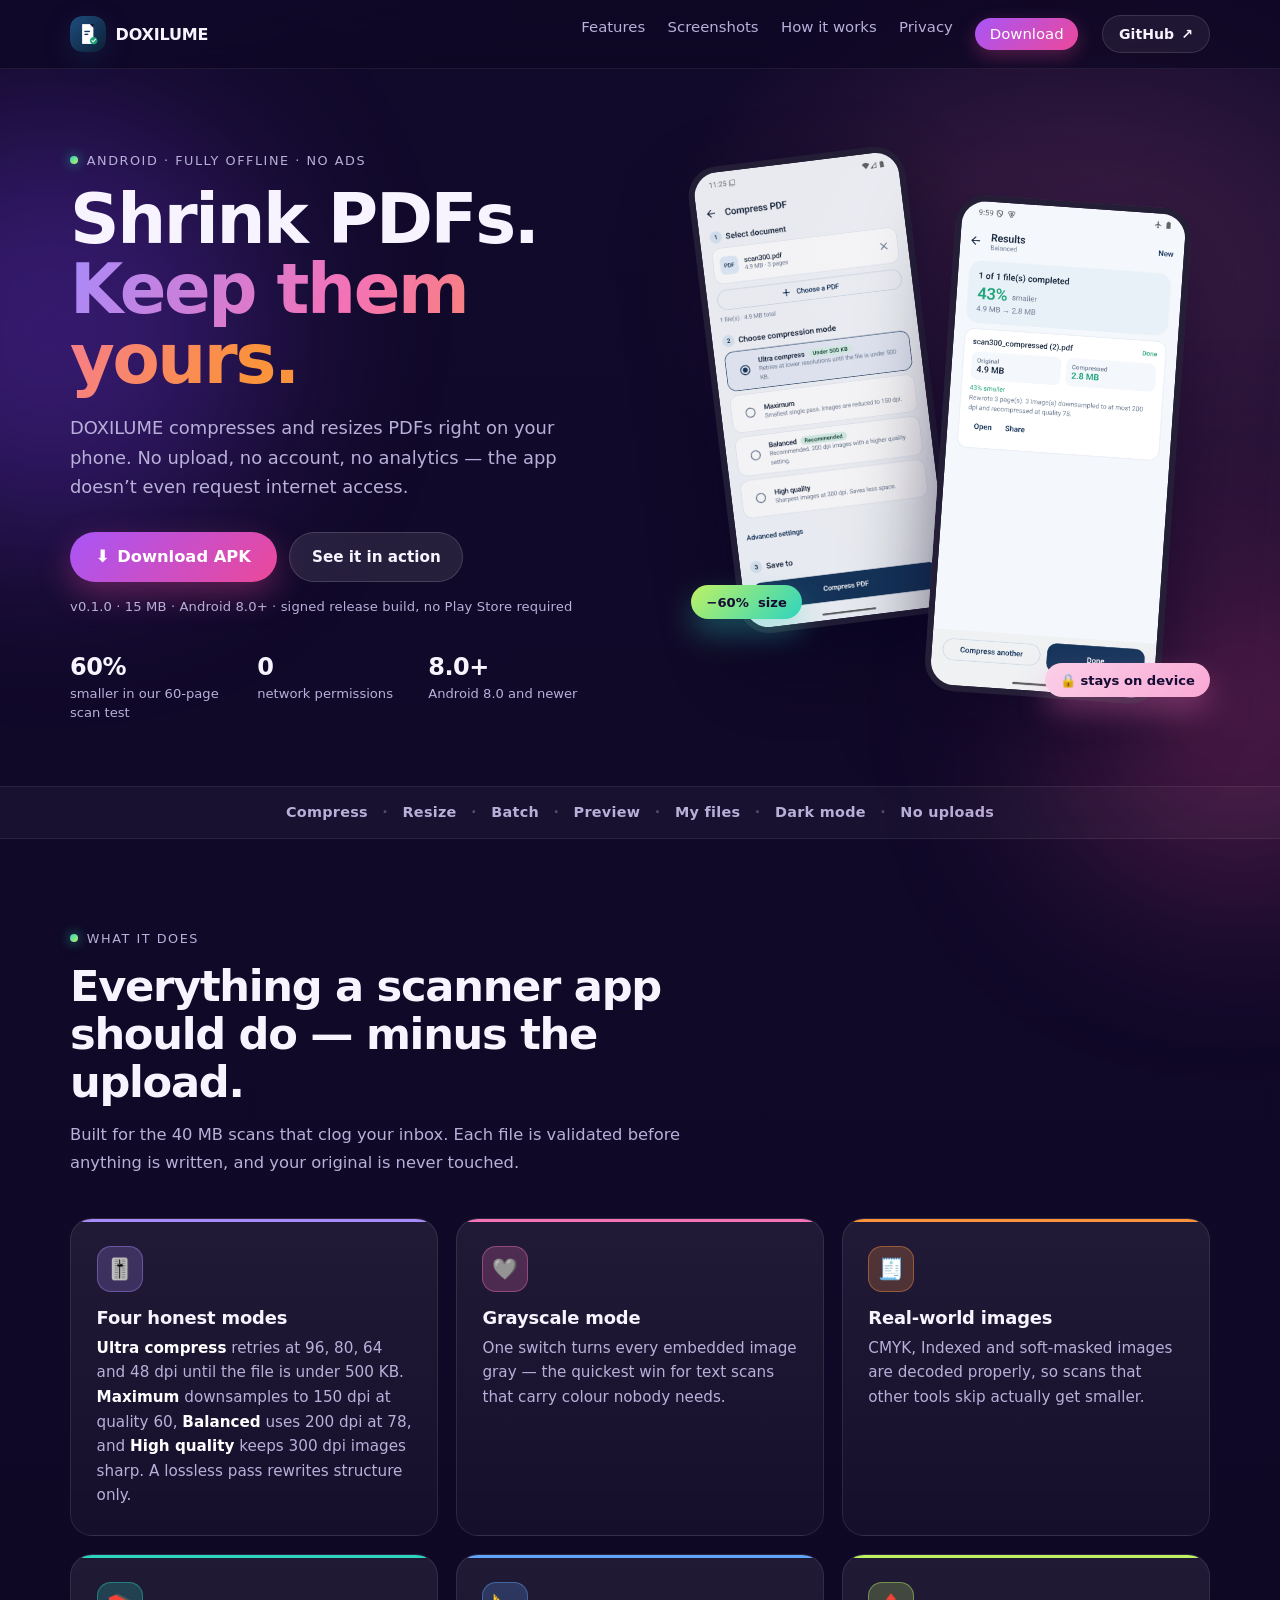
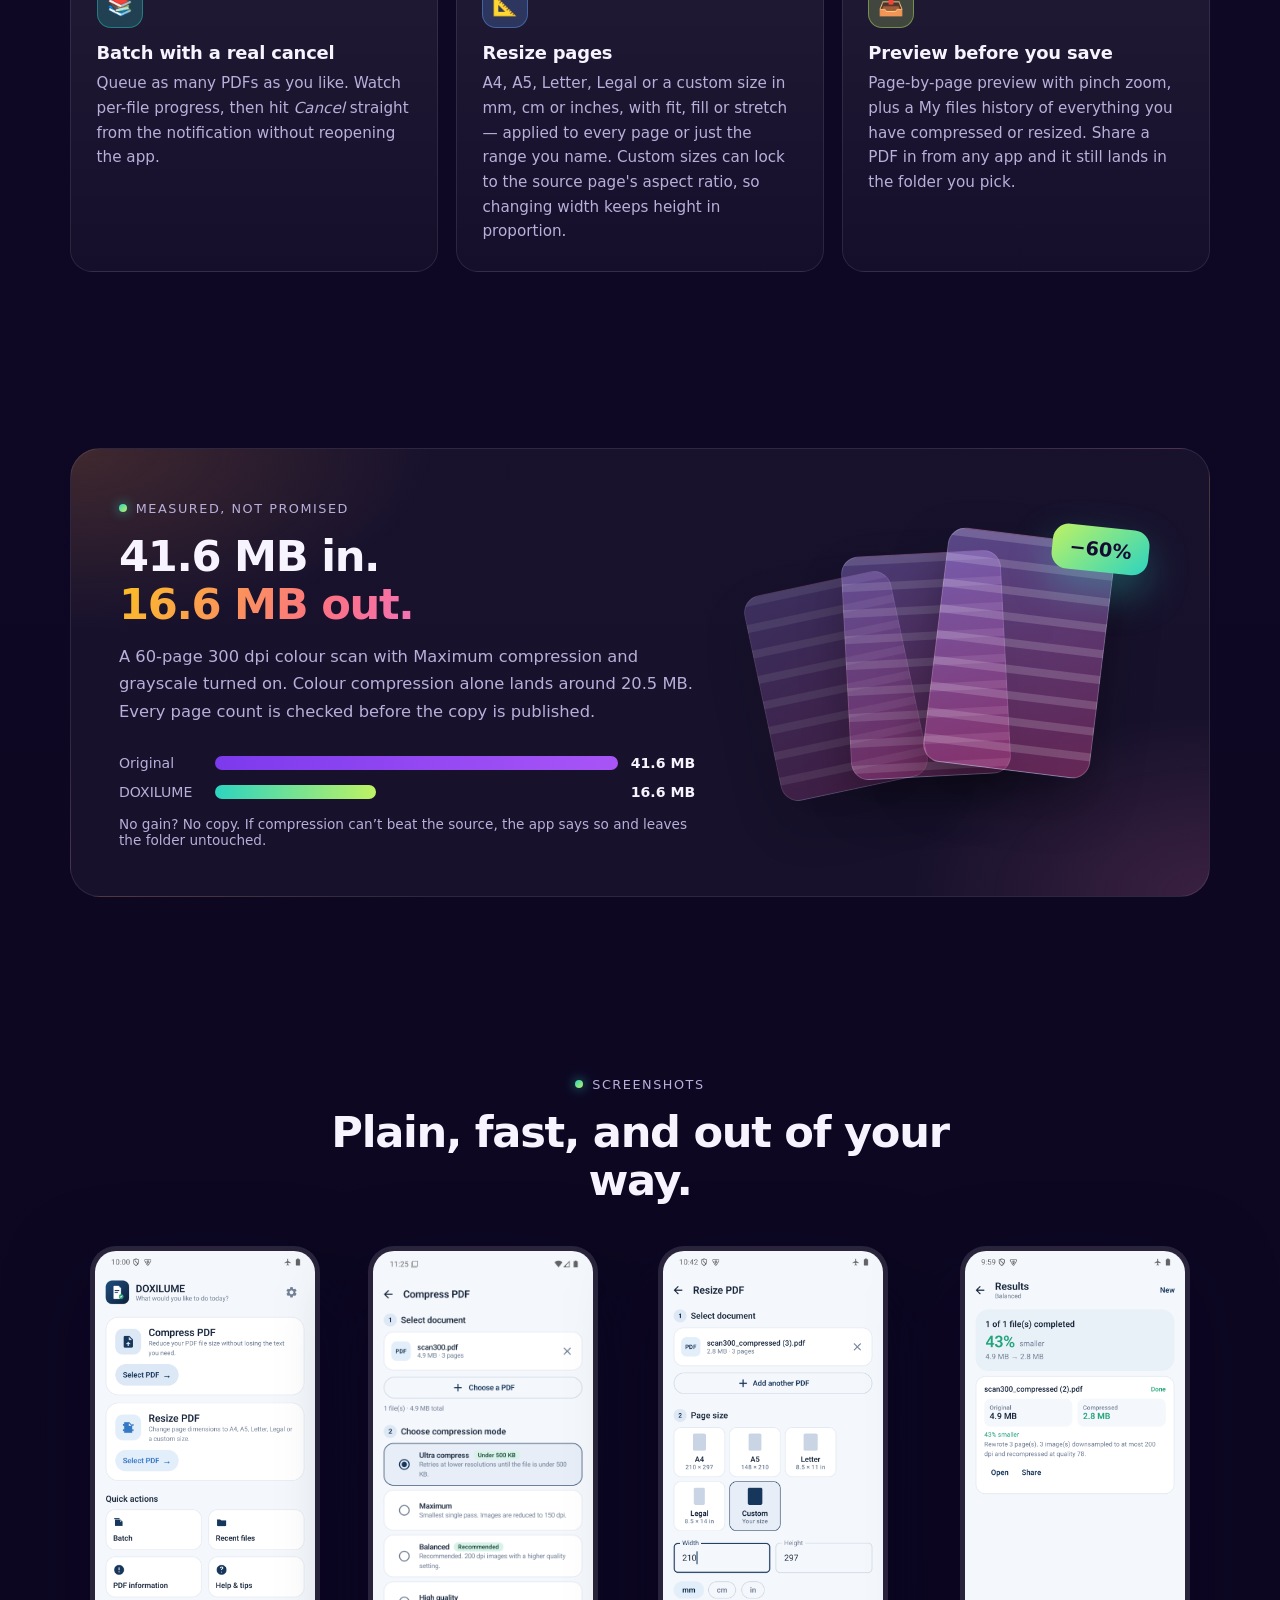
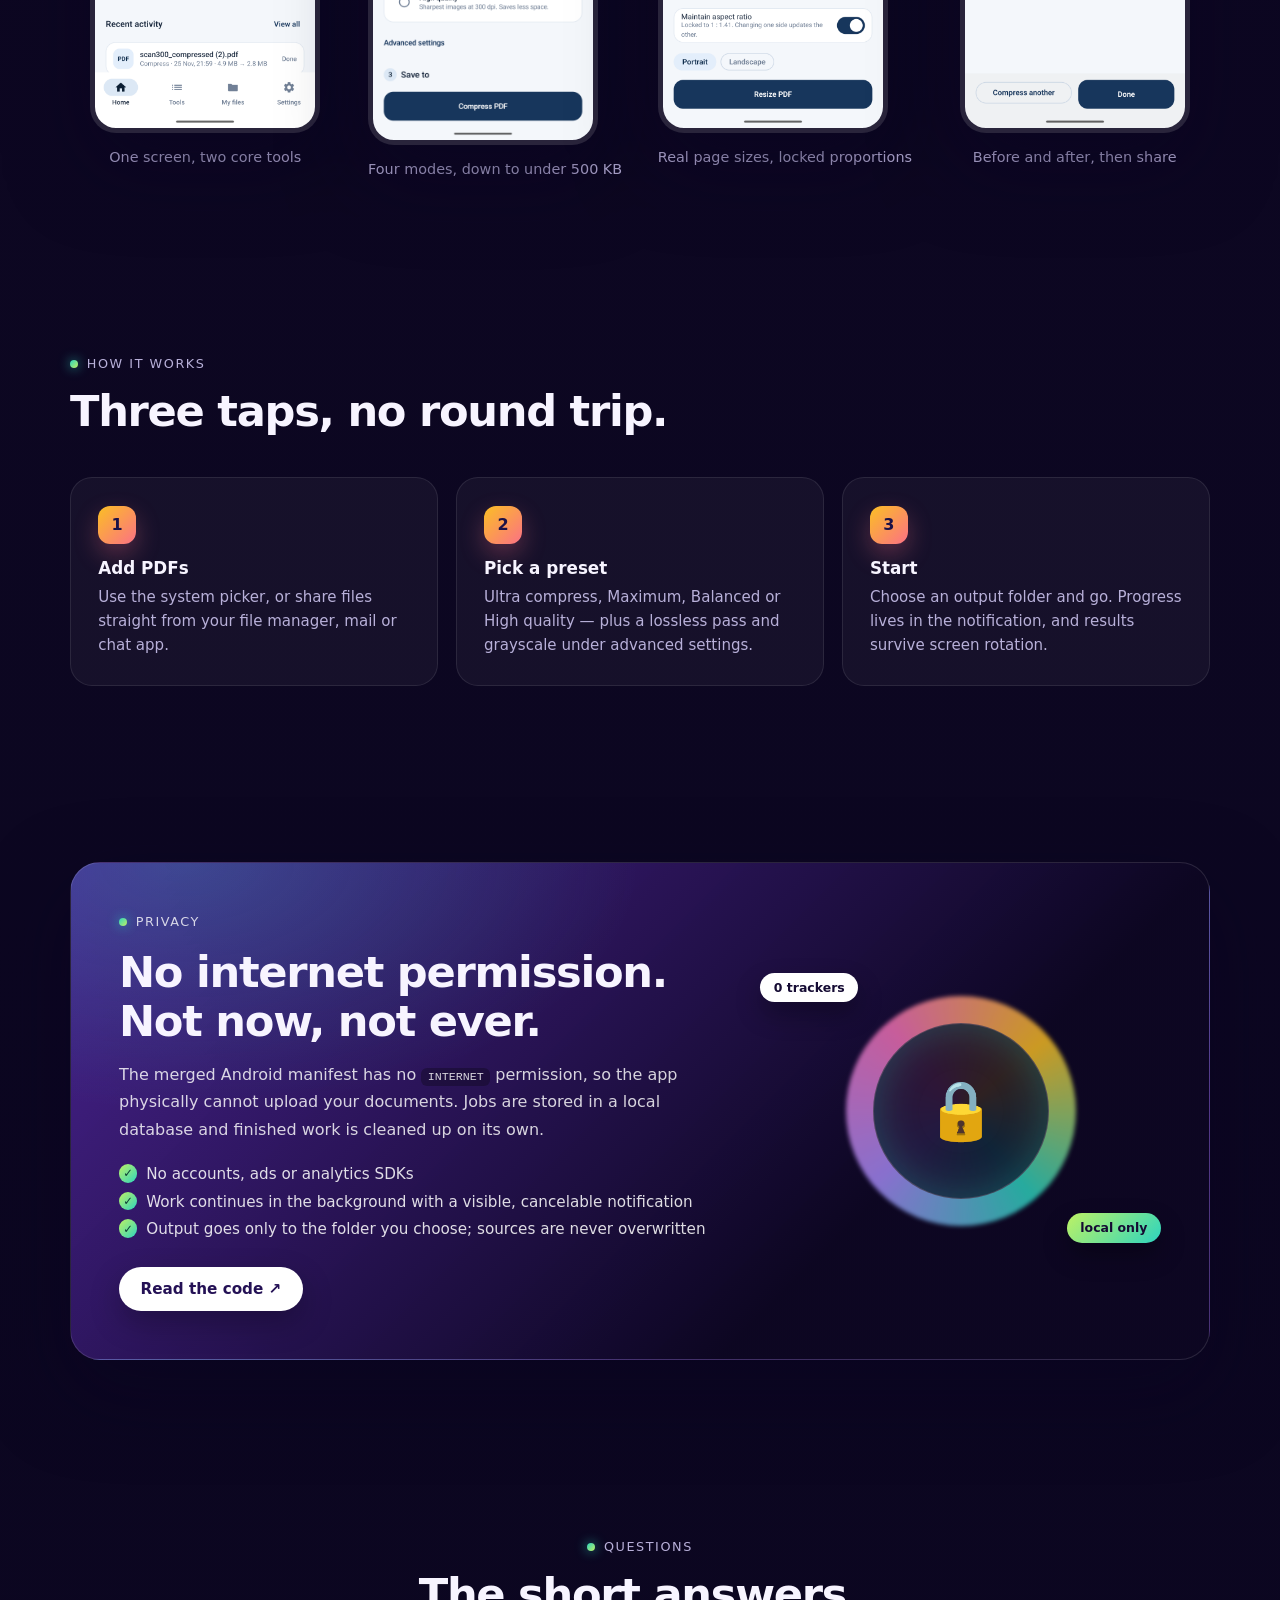
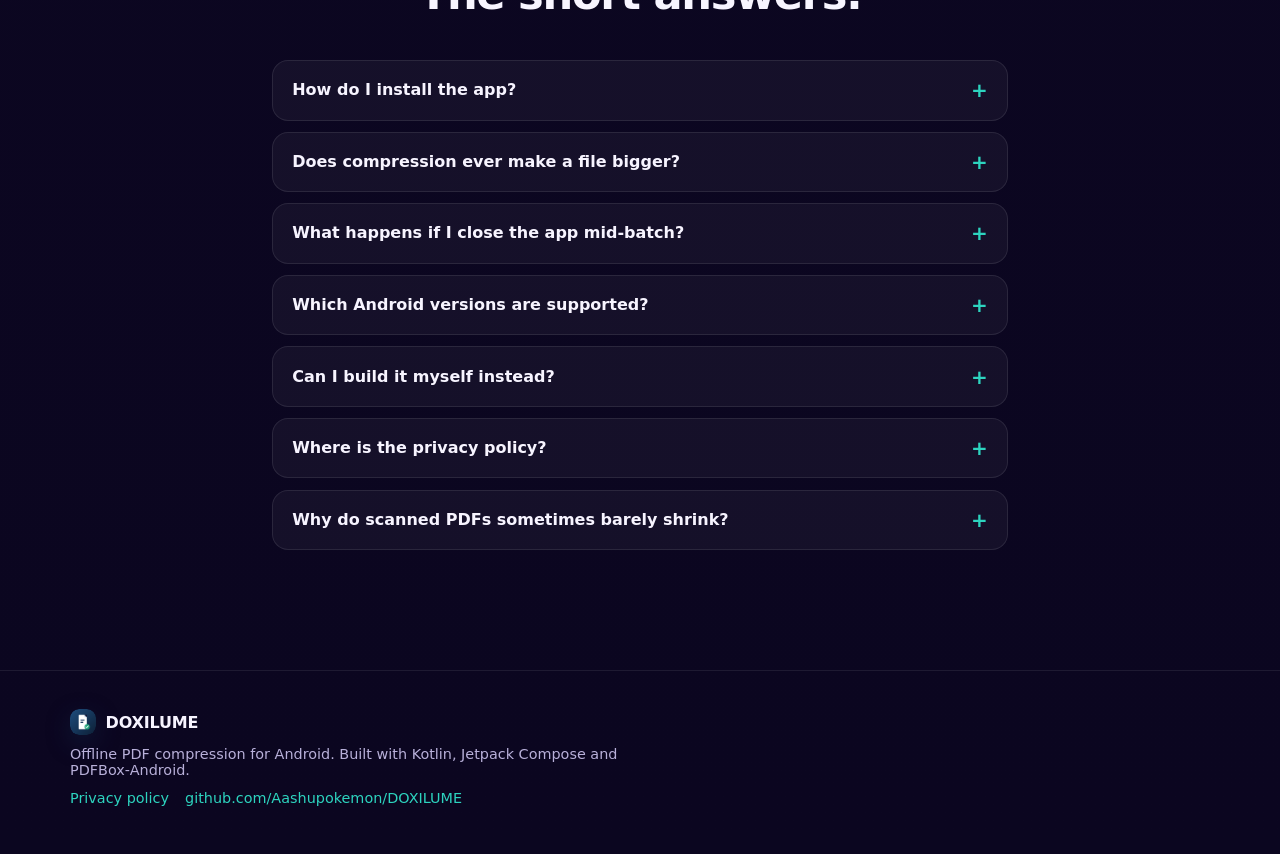
<file: index.html>
<!DOCTYPE html>
<html lang="en">
<head>
<meta charset="utf-8">
<meta name="viewport" content="width=device-width, initial-scale=1">
<title>DOXILUME — offline PDF compression for Android</title>
<meta name="description" content="DOXILUME shrinks and resizes PDFs on your phone. No uploads, no accounts, no internet permission. Batch compression, cancel from the notification, grayscale mode.">
<meta name="theme-color" content="#1b1147">
<meta property="og:title" content="DOXILUME — offline PDF compression for Android">
<meta property="og:description" content="Shrink PDFs without uploading them. Batch, cancel, resize, grayscale — entirely on device.">
<meta property="og:type" content="website">
<meta property="og:url" content="https://aashupokemon.github.io/DOXILUME/">
<meta property="og:site_name" content="DOXILUME">
<meta property="og:image" content="https://aashupokemon.github.io/DOXILUME/shots/og-image.png">
<meta property="og:image:secure_url" content="https://aashupokemon.github.io/DOXILUME/shots/og-image.png">
<meta property="og:image:type" content="image/png">
<meta property="og:image:width" content="1200">
<meta property="og:image:height" content="630">
<meta property="og:image:alt" content="DOXILUME app icon and wordmark on a navy background, tagline Documents. Simplified.">
<meta name="twitter:card" content="summary_large_image">
<meta name="twitter:title" content="DOXILUME — offline PDF compression for Android">
<meta name="twitter:description" content="Shrink PDFs without uploading them. Batch, cancel, resize, grayscale — entirely on device.">
<meta name="twitter:image" content="https://aashupokemon.github.io/DOXILUME/shots/og-image.png">
<link rel="icon" href="favicon.svg" type="image/svg+xml">
<link rel="stylesheet" href="styles.css">
</head>
<body>

<div class="glow glow-a" aria-hidden="true"></div>
<div class="glow glow-b" aria-hidden="true"></div>

<header class="site-header">
  <div class="wrap header-inner">
    <a class="brand" href="#top">
      <span class="brand-mark" aria-hidden="true">
        <img src="shots/app-icon-512.png" alt="" width="36" height="36">
      </span>
      <span class="brand-name">DOXILUME</span>
    </a>
    <nav class="site-nav" aria-label="Main">
      <a href="#features">Features</a>
      <a href="#screens">Screenshots</a>
      <a href="#how">How it works</a>
      <a href="#privacy">Privacy</a>
      <a class="nav-dl" href="downloads/DOXILUME-0.1.0.apk" download>Download</a>
    </nav>
    <a class="btn btn-ghost" href="https://github.com/Aashupokemon/DOXILUME" target="_blank" rel="noopener">
      GitHub <span aria-hidden="true">↗</span>
    </a>
  </div>
</header>

<main id="top">

  <!-- Hero -->
  <section class="hero wrap">
    <div class="hero-copy">
      <p class="eyebrow"><span class="dot"></span> Android · fully offline · no ads</p>
      <h1>Shrink PDFs.<br><span class="grad">Keep them yours.</span></h1>
      <p class="lede">
        DOXILUME compresses and resizes PDFs right on your phone. No upload, no account,
        no analytics — the app doesn’t even request internet access.
      </p>
      <div class="hero-actions">
        <a class="btn btn-primary btn-download" href="downloads/DOXILUME-0.1.0.apk" download>
          <span aria-hidden="true">⬇</span> Download APK
        </a>
        <a class="btn btn-soft" href="#screens">See it in action</a>
      </div>
      <p class="dl-meta">v0.1.0 · 15 MB · Android 8.0+ · signed release build, no Play Store required</p>
      <dl class="stats">
        <div>
          <dt>60%</dt>
          <dd>smaller in our 60-page scan test</dd>
        </div>
        <div>
          <dt>0</dt>
          <dd>network permissions</dd>
        </div>
        <div>
          <dt>8.0+</dt>
          <dd>Android 8.0 and newer</dd>
        </div>
      </dl>
    </div>

    <div class="hero-art" aria-hidden="true">
      <div class="phone phone-back">
        <img src="shots/setup.png" alt="">
      </div>
      <div class="phone phone-front">
        <img src="shots/results.png" alt="">
      </div>
      <div class="chip chip-1">−60% &nbsp;size</div>
      <div class="chip chip-2">🔒 stays on device</div>
    </div>
  </section>

  <!-- Feature strip -->
  <section class="strip">
    <div class="wrap strip-inner">
      <span>Compress</span><span>·</span><span>Resize</span><span>·</span><span>Batch</span><span>·</span>
      <span>Preview</span><span>·</span><span>My files</span><span>·</span><span>Dark mode</span><span>·</span><span>No uploads</span>
    </div>
  </section>

  <!-- Features -->
  <section id="features" class="wrap section">
    <header class="section-head">
      <p class="eyebrow"><span class="dot"></span> What it does</p>
      <h2>Everything a scanner app should do — minus the upload.</h2>
      <p class="section-sub">Built for the 40&nbsp;MB scans that clog your inbox. Each file is validated before anything is written, and your original is never touched.</p>
    </header>

    <div class="cards">
      <article class="card c-violet">
        <div class="icon">🎚️</div>
        <h3>Four honest modes</h3>
        <p><strong>Ultra compress</strong> retries at 96, 80, 64 and 48&nbsp;dpi until the file is under 500&nbsp;KB. <strong>Maximum</strong> downsamples to 150&nbsp;dpi at quality 60, <strong>Balanced</strong> uses 200&nbsp;dpi at 78, and <strong>High quality</strong> keeps 300&nbsp;dpi images sharp. A lossless pass rewrites structure only.</p>
      </article>

      <article class="card c-pink">
        <div class="icon">🩶</div>
        <h3>Grayscale mode</h3>
        <p>One switch turns every embedded image gray — the quickest win for text scans that carry colour nobody needs.</p>
      </article>

      <article class="card c-orange">
        <div class="icon">🧾</div>
        <h3>Real-world images</h3>
        <p>CMYK, Indexed and soft-masked images are decoded properly, so scans that other tools skip actually get smaller.</p>
      </article>

      <article class="card c-teal">
        <div class="icon">📚</div>
        <h3>Batch with a real cancel</h3>
        <p>Queue as many PDFs as you like. Watch per-file progress, then hit <em>Cancel</em> straight from the notification without reopening the app.</p>
      </article>

      <article class="card c-blue">
        <div class="icon">📐</div>
        <h3>Resize pages</h3>
        <p>A4, A5, Letter, Legal or a custom size in mm, cm or inches, with fit, fill or stretch — applied to every page or just the range you name. Custom sizes can lock to the source page's aspect ratio, so changing width keeps height in proportion.</p>
      </article>

      <article class="card c-lime">
        <div class="icon">📤</div>
        <h3>Preview before you save</h3>
        <p>Page-by-page preview with pinch zoom, plus a My files history of everything you have compressed or resized. Share a PDF in from any app and it still lands in the folder you pick.</p>
      </article>
    </div>
  </section>

  <!-- Before / after -->
  <section class="wrap section">
    <div class="compare">
      <div class="compare-copy">
        <p class="eyebrow"><span class="dot"></span> Measured, not promised</p>
        <h2>41.6&nbsp;MB in.<br><span class="grad-warm">16.6&nbsp;MB out.</span></h2>
        <p class="section-sub">
          A 60-page 300&nbsp;dpi colour scan with Maximum compression and grayscale turned on.
          Colour compression alone lands around 20.5&nbsp;MB. Every page count is checked before the copy is published.
        </p>
        <div class="bars" role="img" aria-label="Input 41.6 megabytes, output 16.6 megabytes">
          <div class="bar-row"><span class="bar-label">Original</span><span class="bar bar-in"></span><span class="bar-val">41.6 MB</span></div>
          <div class="bar-row"><span class="bar-label">DOXILUME</span><span class="bar bar-out"></span><span class="bar-val">16.6 MB</span></div>
        </div>
        <p class="fineprint">No gain? No copy. If compression can’t beat the source, the app says so and leaves the folder untouched.</p>
      </div>
      <div class="compare-art" aria-hidden="true">
        <div class="badge">−60%</div>
        <div class="sheet sheet-a"></div>
        <div class="sheet sheet-b"></div>
        <div class="sheet sheet-c"></div>
      </div>
    </div>
  </section>

  <!-- Screenshots -->
  <section id="screens" class="wrap section">
    <header class="section-head center">
      <p class="eyebrow"><span class="dot"></span> Screenshots</p>
      <h2>Plain, fast, and out of your way.</h2>
    </header>
    <div class="shots">
      <figure>
        <div class="phone small"><img src="shots/home.png" alt="DOXILUME home screen with Compress PDF and Resize PDF cards, quick actions and recent activity"></div>
        <figcaption>One screen, two core tools</figcaption>
      </figure>
      <figure>
        <div class="phone small"><img src="shots/setup.png" alt="Compress PDF screen with Ultra compress, Maximum, Balanced and High quality modes"></div>
        <figcaption>Four modes, down to under 500 KB</figcaption>
      </figure>
      <figure>
        <div class="phone small"><img src="shots/resize.png" alt="Resize PDF screen with A4, A5, Letter, Legal and a custom size locked to a 1:1.41 aspect ratio"></div>
        <figcaption>Real page sizes, locked proportions</figcaption>
      </figure>
      <figure>
        <div class="phone small"><img src="shots/results.png" alt="Results screen showing original and compressed sizes with 43 percent smaller"></div>
        <figcaption>Before and after, then share</figcaption>
      </figure>
    </div>
  </section>

  <!-- How it works -->
  <section id="how" class="wrap section">
    <header class="section-head">
      <p class="eyebrow"><span class="dot"></span> How it works</p>
      <h2>Three taps, no round trip.</h2>
    </header>
    <ol class="steps">
      <li>
        <span class="step-num">1</span>
        <h3>Add PDFs</h3>
        <p>Use the system picker, or share files straight from your file manager, mail or chat app.</p>
      </li>
      <li>
        <span class="step-num">2</span>
        <h3>Pick a preset</h3>
        <p>Ultra compress, Maximum, Balanced or High quality — plus a lossless pass and grayscale under advanced settings.</p>
      </li>
      <li>
        <span class="step-num">3</span>
        <h3>Start</h3>
        <p>Choose an output folder and go. Progress lives in the notification, and results survive screen rotation.</p>
      </li>
    </ol>
  </section>

  <!-- Privacy -->
  <section id="privacy" class="wrap section">
    <div class="privacy">
      <div class="privacy-copy">
        <p class="eyebrow light"><span class="dot"></span> Privacy</p>
        <h2>No internet permission.<br>Not now, not ever.</h2>
        <p>
          The merged Android manifest has no <code>INTERNET</code> permission, so the app
          physically cannot upload your documents. Jobs are stored in a local database and
          finished work is cleaned up on its own.
        </p>
        <ul class="checks">
          <li>No accounts, ads or analytics SDKs</li>
          <li>Work continues in the background with a visible, cancelable notification</li>
          <li>Output goes only to the folder you choose; sources are never overwritten</li>
        </ul>
        <a class="btn btn-light" href="https://github.com/Aashupokemon/DOXILUME" target="_blank" rel="noopener">Read the code ↗</a>
      </div>
      <div class="shield" aria-hidden="true">
        <div class="shield-ring"></div>
        <div class="shield-core">🔒</div>
        <span class="pill p1">0 trackers</span>
        <span class="pill p2">local only</span>
      </div>
    </div>
  </section>

  <!-- FAQ -->
  <section class="wrap section">
    <header class="section-head center">
      <p class="eyebrow"><span class="dot"></span> Questions</p>
      <h2>The short answers.</h2>
    </header>
    <div class="faq">
      <details>
        <summary>How do I install the app?</summary>
        <p>Grab the signed release build: <a href="downloads/DOXILUME-0.1.0.apk" download><strong>DOXILUME-0.1.0.apk</strong></a> (15&nbsp;MB, Android 8.0+). Open the download on your phone, allow installs from your browser or file manager when Android asks, and tap <em>Install</em>. Play Protect may offer to scan the file first — that is normal for an app that doesn’t come from the Play Store. If you installed an earlier 0.1.0 build it used a placeholder package name (<code>com.example.doxilume</code>); uninstall it first, because Android treats the renamed package (<code>com.doxilume.app</code>) as a separate app and its history does not carry over.</p>
      </details>
      <details>
        <summary>Does compression ever make a file bigger?</summary>
        <p>No. If the recompressed copy isn’t smaller, nothing is written and the file is reported as “No gain”. Resizing is the one exception — it publishes a new page size even when the file grows.</p>
      </details>
      <details>
        <summary>What happens if I close the app mid-batch?</summary>
        <p>The job is a WorkManager task recorded in a local database. It keeps running, shows progress in the notification, and is restored when you come back — even after a force stop.</p>
      </details>
      <details>
        <summary>Which Android versions are supported?</summary>
        <p>Android 8.0 (API 26) and newer. Files are read and written through the Storage Access Framework, so no storage permission is needed.</p>
      </details>
      <details>
        <summary>Can I build it myself instead?</summary>
        <p>This repository hosts the landing page and the signed APK; the Android project itself is not published here. The APK on this page is a signed release build targeting Android 16, and the app’s privacy policy describes exactly what it does with your files.</p>
      </details>
      <details>
        <summary>Where is the privacy policy?</summary>
        <p>The full policy lives at <a href="privacy.html">privacy.html</a> and is also available inside the app under <em>Privacy policy</em> on the home screen, so it reads without a connection.</p>
      </details>
      <details>
        <summary>Why do scanned PDFs sometimes barely shrink?</summary>
        <p>Some scans are already JPEG-compressed at low resolution. The lossless pass only rewrites structure, and Maximum can’t beat a stream that is already efficient — the app tells you instead of pretending.</p>
      </details>
    </div>
  </section>

</main>

<footer class="site-footer">
  <div class="wrap footer-inner">
    <div class="brand">
      <span class="brand-mark small" aria-hidden="true">
        <img src="shots/app-icon-512.png" alt="" width="26" height="26">
      </span>
      <span class="brand-name">DOXILUME</span>
    </div>
    <p>Offline PDF compression for Android. Built with Kotlin, Jetpack Compose and PDFBox-Android.</p>
    <div class="footer-links">
      <a href="privacy.html">Privacy policy</a>
      <a href="https://github.com/Aashupokemon/DOXILUME" target="_blank" rel="noopener">github.com/Aashupokemon/DOXILUME</a>
    </div>
  </div>
</footer>

</body>
</html>
</file>
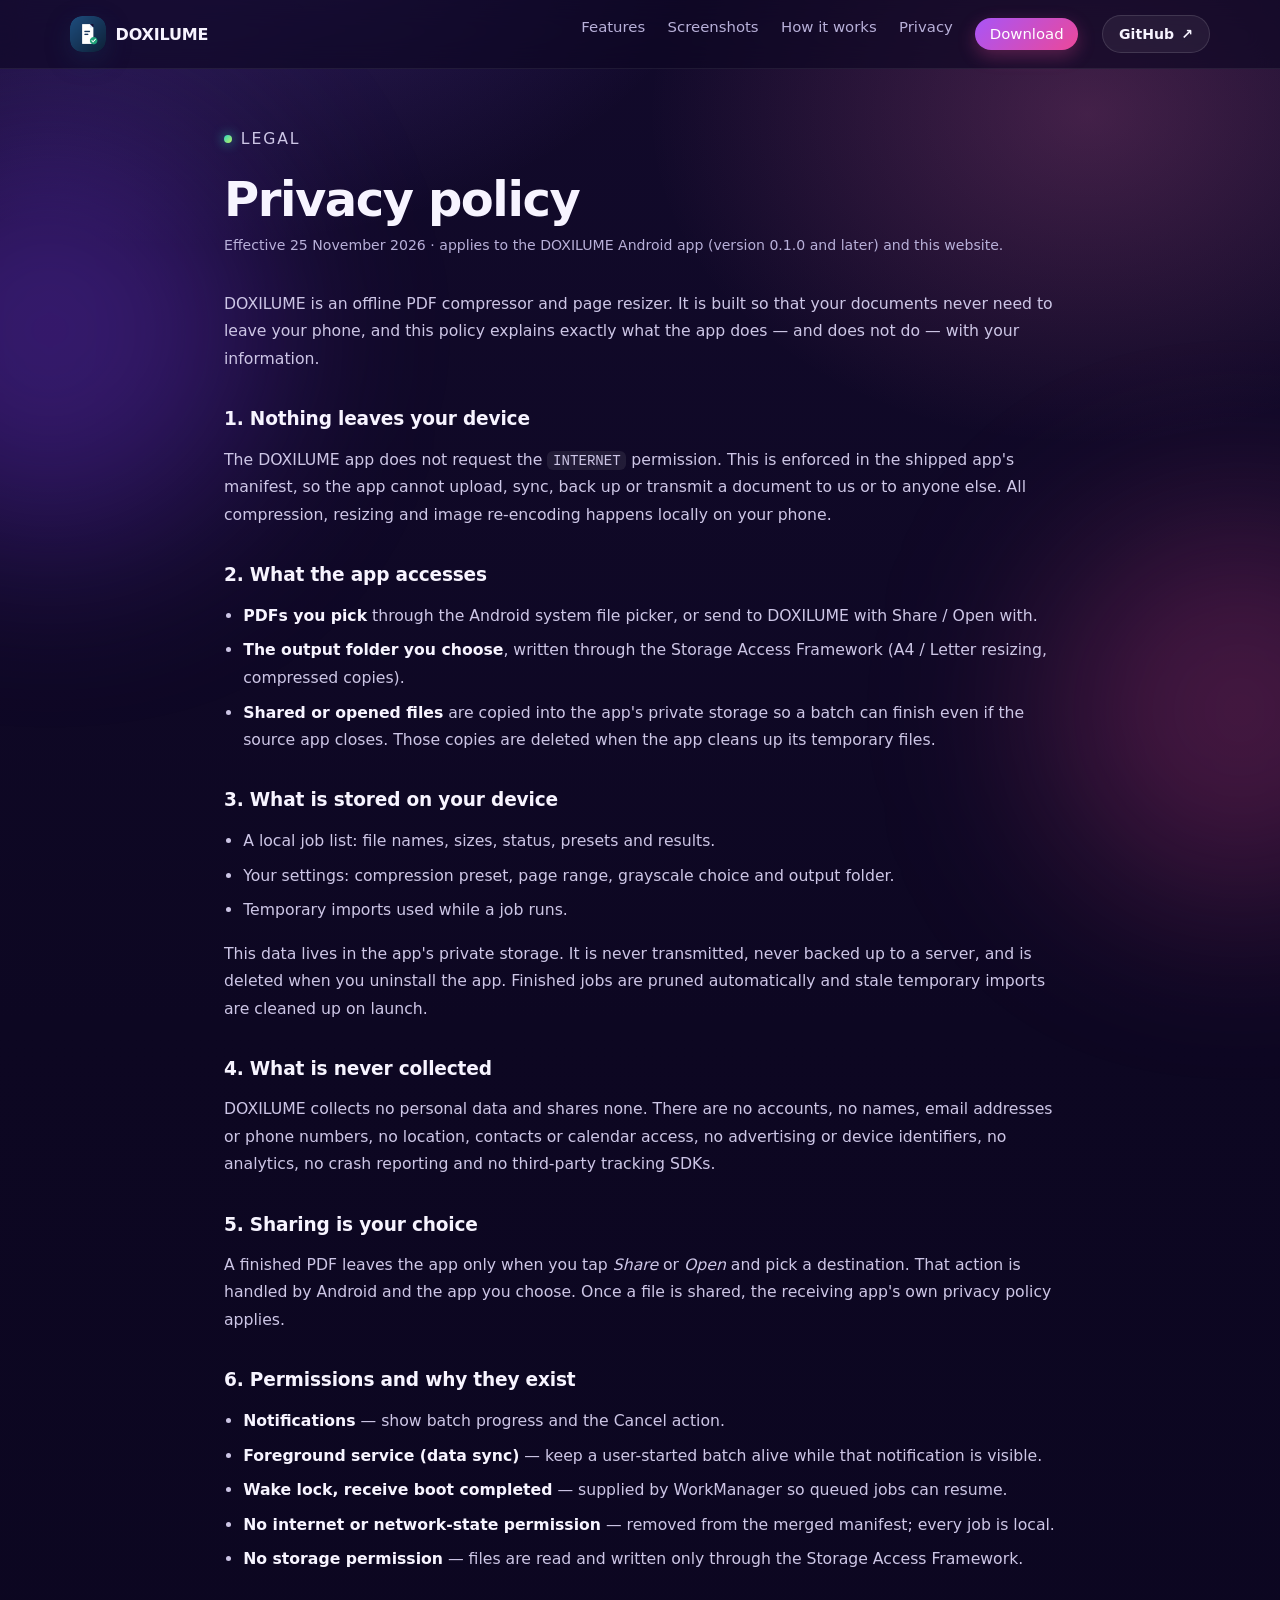
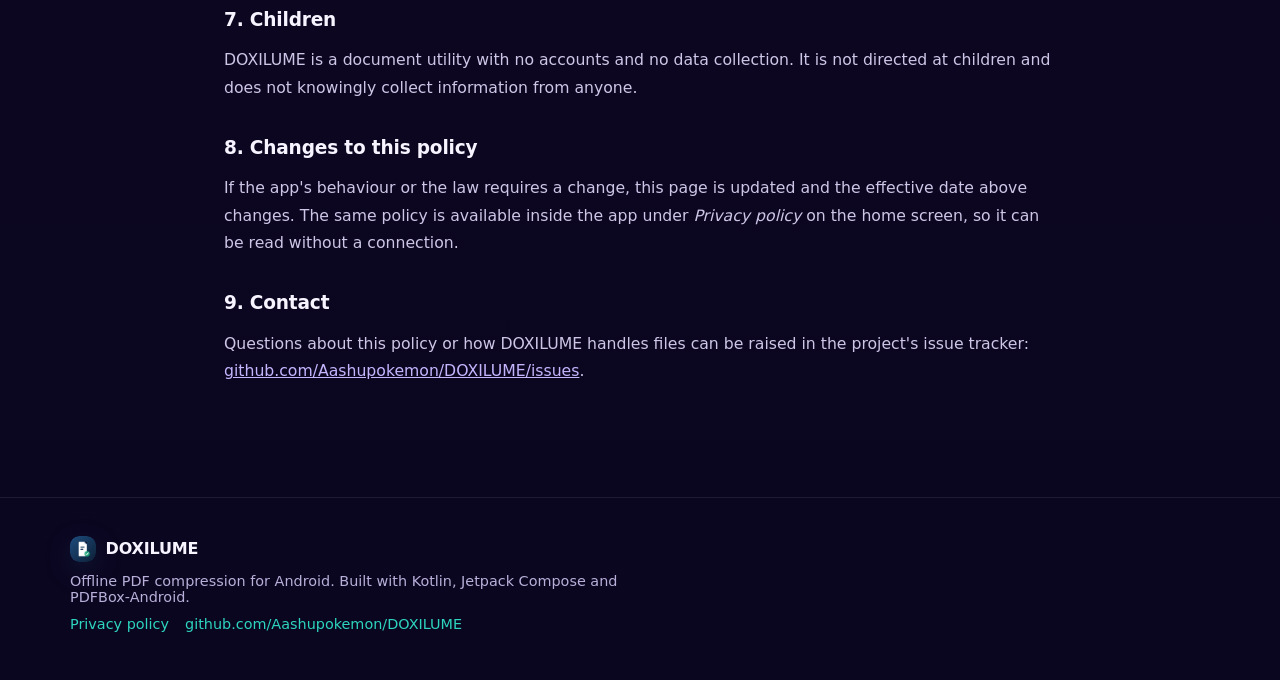
<file: privacy.html>
<!DOCTYPE html>
<html lang="en">
<head>
<meta charset="utf-8">
<meta name="viewport" content="width=device-width, initial-scale=1">
<title>Privacy policy — DOXILUME</title>
<meta name="description" content="DOXILUME privacy policy: offline PDF compression with no accounts, no analytics, no advertising and no internet permission.">
<meta name="theme-color" content="#1b1147">
<meta property="og:title" content="Privacy policy — DOXILUME">
<meta property="og:description" content="No uploads, no accounts, no internet permission. How DOXILUME handles your files.">
<meta property="og:type" content="website">
<link rel="icon" href="favicon.svg" type="image/svg+xml">
<link rel="stylesheet" href="styles.css">
</head>
<body>

<div class="glow glow-a" aria-hidden="true"></div>
<div class="glow glow-b" aria-hidden="true"></div>

<header class="site-header">
  <div class="wrap header-inner">
    <a class="brand" href="index.html">
      <span class="brand-mark" aria-hidden="true">
        <img src="shots/app-icon-512.png" alt="" width="36" height="36">
      </span>
      <span class="brand-name">DOXILUME</span>
    </a>
    <nav class="site-nav" aria-label="Main">
      <a href="index.html#features">Features</a>
      <a href="index.html#screens">Screenshots</a>
      <a href="index.html#how">How it works</a>
      <a href="index.html#privacy">Privacy</a>
      <a class="nav-dl" href="downloads/DOXILUME-0.1.0.apk" download>Download</a>
    </nav>
    <a class="btn btn-ghost" href="https://github.com/Aashupokemon/DOXILUME" target="_blank" rel="noopener">
      GitHub <span aria-hidden="true">↗</span>
    </a>
  </div>
</header>

<main class="wrap legal" id="top">
  <p class="eyebrow"><span class="dot"></span> Legal</p>
  <h1>Privacy policy</h1>
  <p class="updated">Effective 25 November 2026 · applies to the DOXILUME Android app (version 0.1.0 and later) and this website.</p>

  <p>
    DOXILUME is an offline PDF compressor and page resizer. It is built so that your documents never
    need to leave your phone, and this policy explains exactly what the app does — and does not do —
    with your information.
  </p>

  <h2>1. Nothing leaves your device</h2>
  <p>
    The DOXILUME app does not request the <code>INTERNET</code> permission. This is enforced in the
    shipped app's manifest, so the app cannot upload, sync, back up or transmit a document to us or
    to anyone else. All compression, resizing and image re-encoding happens locally on your phone.
  </p>

  <h2>2. What the app accesses</h2>
  <ul>
    <li><strong>PDFs you pick</strong> through the Android system file picker, or send to DOXILUME with Share / Open with.</li>
    <li><strong>The output folder you choose</strong>, written through the Storage Access Framework (A4 / Letter resizing, compressed copies).</li>
    <li><strong>Shared or opened files</strong> are copied into the app's private storage so a batch can finish even if the source app closes. Those copies are deleted when the app cleans up its temporary files.</li>
  </ul>

  <h2>3. What is stored on your device</h2>
  <ul>
    <li>A local job list: file names, sizes, status, presets and results.</li>
    <li>Your settings: compression preset, page range, grayscale choice and output folder.</li>
    <li>Temporary imports used while a job runs.</li>
  </ul>
  <p>
    This data lives in the app's private storage. It is never transmitted, never backed up to a
    server, and is deleted when you uninstall the app. Finished jobs are pruned automatically and
    stale temporary imports are cleaned up on launch.
  </p>

  <h2>4. What is never collected</h2>
  <p>
    DOXILUME collects no personal data and shares none. There are no accounts, no names, email
    addresses or phone numbers, no location, contacts or calendar access, no advertising or device
    identifiers, no analytics, no crash reporting and no third-party tracking SDKs.
  </p>

  <h2>5. Sharing is your choice</h2>
  <p>
    A finished PDF leaves the app only when you tap <em>Share</em> or <em>Open</em> and pick a
    destination. That action is handled by Android and the app you choose. Once a file is shared,
    the receiving app's own privacy policy applies.
  </p>

  <h2>6. Permissions and why they exist</h2>
  <ul>
    <li><strong>Notifications</strong> — show batch progress and the Cancel action.</li>
    <li><strong>Foreground service (data sync)</strong> — keep a user-started batch alive while that notification is visible.</li>
    <li><strong>Wake lock, receive boot completed</strong> — supplied by WorkManager so queued jobs can resume.</li>
    <li><strong>No internet or network-state permission</strong> — removed from the merged manifest; every job is local.</li>
    <li><strong>No storage permission</strong> — files are read and written only through the Storage Access Framework.</li>
  </ul>

  <h2>7. Children</h2>
  <p>
    DOXILUME is a document utility with no accounts and no data collection. It is not directed at
    children and does not knowingly collect information from anyone.
  </p>

  <h2>8. Changes to this policy</h2>
  <p>
    If the app's behaviour or the law requires a change, this page is updated and the effective date
    above changes. The same policy is available inside the app under <em>Privacy policy</em> on the
    home screen, so it can be read without a connection.
  </p>

  <h2>9. Contact</h2>
  <p>
    Questions about this policy or how DOXILUME handles files can be raised in the project's issue
    tracker: <a href="https://github.com/Aashupokemon/DOXILUME/issues" target="_blank" rel="noopener">github.com/Aashupokemon/DOXILUME/issues</a>.
  </p>
</main>

<footer class="site-footer">
  <div class="wrap footer-inner">
    <div class="brand">
      <span class="brand-mark small" aria-hidden="true">
        <img src="shots/app-icon-512.png" alt="" width="26" height="26">
      </span>
      <span class="brand-name">DOXILUME</span>
    </div>
    <p>Offline PDF compression for Android. Built with Kotlin, Jetpack Compose and PDFBox-Android.</p>
    <div class="footer-links">
      <a href="privacy.html">Privacy policy</a>
      <a href="https://github.com/Aashupokemon/DOXILUME" target="_blank" rel="noopener">github.com/Aashupokemon/DOXILUME</a>
    </div>
  </div>
</footer>

</body>
</html>
</file>
<file: styles.css>
/* ===== DOXILUME landing page ===== */

:root {
  --ink: #0d0722;
  --ink-2: #150b33;
  --paper: #f7f4ff;
  --muted: #b8b0d9;
  --violet: #8b5cf6;
  --pink: #f472b6;
  --orange: #fb923c;
  --teal: #2dd4bf;
  --lime: #bef264;
  --blue: #60a5fa;
  --radius: 22px;
  --shadow-lg: 0 30px 80px rgba(10, 4, 32, .55);
  --font: ui-sans-serif, system-ui, -apple-system, "Segoe UI", Roboto, "Helvetica Neue", Arial, sans-serif;
}

* { box-sizing: border-box; }

html { scroll-behavior: smooth; }

body {
  margin: 0;
  font-family: var(--font);
  color: var(--paper);
  background:
    radial-gradient(900px 600px at 15% -5%, rgba(139, 92, 246, .28), transparent 60%),
    radial-gradient(800px 600px at 85% 5%, rgba(244, 114, 182, .22), transparent 55%),
    linear-gradient(180deg, #120a2b 0%, #0d0722 45%, #0b0620 100%);
  -webkit-font-smoothing: antialiased;
  overflow-x: hidden;
}

img { max-width: 100%; display: block; }

.wrap { width: min(1140px, 100% - 2.5rem); margin-inline: auto; }

.glow {
  position: fixed;
  border-radius: 50%;
  filter: blur(90px);
  pointer-events: none;
  z-index: 0;
}
.glow-a { width: 420px; height: 420px; top: 120px; left: -160px; background: rgba(124, 58, 237, .35); }
.glow-b { width: 380px; height: 380px; top: 520px; right: -150px; background: rgba(236, 72, 153, .25); }

/* ---------- header ---------- */

.site-header {
  position: sticky;
  top: 0;
  z-index: 20;
  backdrop-filter: blur(14px);
  background: rgba(13, 7, 34, .65);
  border-bottom: 1px solid rgba(255, 255, 255, .07);
}

.header-inner {
  display: flex;
  align-items: center;
  gap: 1.5rem;
  height: 68px;
}

.brand { display: inline-flex; align-items: center; gap: .6rem; text-decoration: none; color: var(--paper); font-weight: 700; letter-spacing: -.01em; }

.brand-mark {
  display: grid;
  place-items: center;
  width: 36px; height: 36px;
  border-radius: 12px;
  overflow: hidden;
  box-shadow: 0 8px 24px rgba(23, 54, 92, .35);
}
.brand-mark.small { width: 26px; height: 26px; border-radius: 9px; }

.brand-mark img { display: block; width: 100%; height: 100%; border-radius: inherit; }

.site-nav { margin-left: auto; display: flex; gap: 1.4rem; }
.site-nav a { color: var(--muted); text-decoration: none; font-size: .93rem; font-weight: 500; transition: color .2s; }
.site-nav a:hover { color: #fff; }

/* ---------- buttons ---------- */

.btn {
  display: inline-flex;
  align-items: center;
  gap: .45rem;
  padding: .8rem 1.35rem;
  border-radius: 999px;
  font-weight: 650;
  font-size: .95rem;
  text-decoration: none;
  transition: transform .18s ease, box-shadow .18s ease, background .18s ease;
  white-space: nowrap;
}
.btn:hover { transform: translateY(-2px); }

.btn-primary {
  background: linear-gradient(135deg, #a855f7, #ec4899);
  color: #fff;
  box-shadow: 0 12px 32px rgba(236, 72, 153, .35);
}
.btn-primary:hover { box-shadow: 0 18px 40px rgba(236, 72, 153, .45); }

.btn-soft { background: rgba(255, 255, 255, .09); color: var(--paper); border: 1px solid rgba(255, 255, 255, .14); }
.btn-soft:hover { background: rgba(255, 255, 255, .16); }

.btn-download { font-size: 1.02rem; padding: .95rem 1.6rem; }
.btn-download span { font-size: 1.05em; line-height: 1; }

.nav-dl {
  color: #fff !important;
  padding: .42rem .9rem;
  border-radius: 999px;
  background: linear-gradient(135deg, #a855f7, #ec4899);
  box-shadow: 0 6px 18px rgba(236, 72, 153, .3);
}
.nav-dl:hover { filter: brightness(1.08); }

.dl-meta { margin: -1.5rem 0 2.4rem; font-size: .82rem; color: var(--muted); letter-spacing: .01em; }

.btn-ghost { background: rgba(255, 255, 255, .06); color: var(--paper); border: 1px solid rgba(255, 255, 255, .12); padding: .6rem 1rem; font-size: .88rem; }
.btn-ghost:hover { background: rgba(255, 255, 255, .13); }

.btn-light { background: #fff; color: #241155; box-shadow: 0 12px 30px rgba(0, 0, 0, .25); }

/* ---------- hero ---------- */

.hero {
  position: relative;
  z-index: 1;
  display: grid;
  grid-template-columns: 1.05fr .95fr;
  gap: 3rem;
  align-items: center;
  padding: 5rem 0 4rem;
}

.eyebrow {
  display: inline-flex;
  align-items: center;
  gap: .55rem;
  font-size: .8rem;
  letter-spacing: .12em;
  text-transform: uppercase;
  color: var(--muted);
  margin: 0 0 1rem;
}
.eyebrow.light { color: rgba(255, 255, 255, .8); }
.dot { width: 8px; height: 8px; border-radius: 50%; background: linear-gradient(135deg, var(--teal), var(--lime)); box-shadow: 0 0 12px rgba(45, 212, 191, .8); }

h1 {
  font-size: clamp(2.6rem, 5.6vw, 4.3rem);
  line-height: 1.02;
  letter-spacing: -.035em;
  margin: 0 0 1.2rem;
}

.grad {
  background: linear-gradient(115deg, #a78bfa 0%, #f472b6 45%, #fb923c 90%);
  -webkit-background-clip: text;
  background-clip: text;
  color: transparent;
}
.grad-warm {
  background: linear-gradient(115deg, #fbbf24, #fb7185 70%, #f472b6);
  -webkit-background-clip: text;
  background-clip: text;
  color: transparent;
}

.lede { font-size: 1.12rem; line-height: 1.65; color: var(--muted); max-width: 34rem; margin: 0 0 1.9rem; }

.hero-actions { display: flex; flex-wrap: wrap; gap: .8rem; margin-bottom: 2.6rem; }

.stats { display: flex; gap: 2.2rem; margin: 0; flex-wrap: wrap; }
.stats div { max-width: 9.5rem; }
.stats dt { font-size: 1.5rem; font-weight: 750; letter-spacing: -.02em; }
.stats dd { margin: .2rem 0 0; font-size: .82rem; color: var(--muted); line-height: 1.45; }

/* hero art */

.hero-art { position: relative; height: 560px; }

.phone {
  position: absolute;
  border-radius: 30px;
  overflow: hidden;
  background: #0b0620;
  border: 6px solid rgba(255, 255, 255, .1);
  box-shadow: var(--shadow-lg);
}
.phone img { width: 100%; height: auto; }

.phone-front {
  width: 236px;
  right: 34px;
  top: 46px;
  z-index: 2;
  transform: rotate(4deg);
  animation: float 7s ease-in-out infinite;
}
.phone-back {
  width: 218px;
  left: 22px;
  top: 0;
  opacity: .95;
  transform: rotate(-7deg);
  animation: float 8s ease-in-out infinite reverse;
}

.chip {
  position: absolute;
  z-index: 3;
  padding: .6rem .95rem;
  border-radius: 999px;
  font-size: .82rem;
  font-weight: 700;
  color: #150b33;
  background: linear-gradient(135deg, #bef264, #2dd4bf);
  box-shadow: 0 14px 30px rgba(45, 212, 191, .35);
}
.chip-1 { left: 0; bottom: 96px; }
.chip-2 {
  right: 0; bottom: 18px;
  background: linear-gradient(135deg, #fbcfe8, #f9a8d4);
  box-shadow: 0 14px 30px rgba(244, 114, 182, .35);
}

@keyframes float {
  0%, 100% { transform: translateY(0) rotate(var(--r, 4deg)); }
  50% { transform: translateY(-14px) rotate(var(--r, 4deg)); }
}
.phone-front { --r: 4deg; }
.phone-back { --r: -7deg; }

/* ---------- strip ---------- */

.strip { border-block: 1px solid rgba(255, 255, 255, .08); background: rgba(255, 255, 255, .03); }
.strip-inner {
  display: flex;
  flex-wrap: wrap;
  gap: .9rem;
  justify-content: center;
  padding: 1.1rem 0;
  color: var(--muted);
  font-size: .9rem;
  font-weight: 600;
  letter-spacing: .02em;
}
.strip-inner span:nth-child(even) { color: rgba(255, 255, 255, .25); }

/* ---------- sections ---------- */

.section { position: relative; z-index: 1; padding: 5.5rem 0; }

.section-head { max-width: 42rem; margin-bottom: 2.6rem; }
.section-head.center { margin-inline: auto; text-align: center; }

h2 { font-size: clamp(1.9rem, 3.4vw, 2.7rem); line-height: 1.12; letter-spacing: -.03em; margin: 0 0 .9rem; }

.section-sub { color: var(--muted); line-height: 1.7; margin: 0; font-size: 1.02rem; }

/* ---------- cards ---------- */

.cards { display: grid; grid-template-columns: repeat(3, 1fr); gap: 1.1rem; }

.card {
  position: relative;
  padding: 1.7rem 1.6rem;
  border-radius: var(--radius);
  background: linear-gradient(180deg, rgba(255, 255, 255, .075), rgba(255, 255, 255, .03));
  border: 1px solid rgba(255, 255, 255, .09);
  overflow: hidden;
  transition: transform .22s ease, border-color .22s ease;
}
.card::before {
  content: "";
  position: absolute;
  inset: 0 0 auto 0;
  height: 3px;
  background: var(--accent, var(--violet));
}
.card:hover { transform: translateY(-5px); border-color: rgba(255, 255, 255, .2); }

.card h3 { margin: .9rem 0 .5rem; font-size: 1.12rem; letter-spacing: -.01em; }
.card p { margin: 0; color: var(--muted); line-height: 1.62; font-size: .95rem; }
.card strong { color: #fff; font-weight: 650; }

.icon {
  display: grid;
  place-items: center;
  width: 46px; height: 46px;
  border-radius: 14px;
  font-size: 1.3rem;
  background: color-mix(in srgb, var(--accent) 22%, transparent);
  border: 1px solid color-mix(in srgb, var(--accent) 42%, transparent);
}

.c-violet { --accent: #a78bfa; }
.c-pink { --accent: #f472b6; }
.c-orange { --accent: #fb923c; }
.c-teal { --accent: #2dd4bf; }
.c-blue { --accent: #60a5fa; }
.c-lime { --accent: #bef264; }

/* ---------- compare ---------- */

.compare {
  display: grid;
  grid-template-columns: 1.15fr .85fr;
  gap: 2.5rem;
  align-items: center;
  padding: 3rem;
  border-radius: 30px;
  background:
    radial-gradient(600px 300px at 0% 0%, rgba(251, 146, 60, .18), transparent 60%),
    radial-gradient(500px 300px at 100% 100%, rgba(244, 114, 182, .16), transparent 60%),
    rgba(255, 255, 255, .045);
  border: 1px solid rgba(255, 255, 255, .09);
}

.bars { margin: 1.8rem 0 1rem; display: grid; gap: .85rem; }
.bar-row { display: grid; grid-template-columns: 5.2rem 1fr auto; align-items: center; gap: .8rem; font-size: .88rem; }
.bar-label { color: var(--muted); }
.bar { height: 14px; border-radius: 999px; display: block; }
.bar-in { width: 100%; background: linear-gradient(90deg, #7c3aed, #a855f7); }
.bar-out { width: 40%; background: linear-gradient(90deg, #2dd4bf, #bef264); }
.bar-val { font-weight: 700; font-variant-numeric: tabular-nums; }

.fineprint { color: var(--muted); font-size: .85rem; margin: .4rem 0 0; }

.compare-art { position: relative; height: 300px; }
.badge {
  position: absolute;
  top: 4px; right: 12px;
  z-index: 3;
  padding: .7rem 1.1rem;
  border-radius: 16px;
  font-weight: 800;
  font-size: 1.2rem;
  color: #150b33;
  background: linear-gradient(135deg, #bef264, #2dd4bf);
  box-shadow: 0 18px 40px rgba(45, 212, 191, .35);
  transform: rotate(6deg);
}
.sheet {
  position: absolute;
  border-radius: 18px;
  border: 1px solid rgba(255, 255, 255, .18);
  background:
    repeating-linear-gradient(180deg, rgba(255, 255, 255, .16) 0 8px, transparent 8px 26px),
    linear-gradient(160deg, rgba(167, 139, 250, .45), rgba(236, 72, 153, .35));
  box-shadow: 0 24px 50px rgba(0, 0, 0, .35);
}
.sheet-a { width: 150px; height: 210px; left: 6%; top: 58px; transform: rotate(-12deg); opacity: .55; }
.sheet-b { width: 160px; height: 224px; left: 26%; top: 30px; transform: rotate(-3deg); opacity: .8; }
.sheet-c { width: 168px; height: 236px; left: 47%; top: 12px; transform: rotate(7deg); }

/* ---------- screenshots ---------- */

.shots { display: grid; grid-template-columns: repeat(4, 1fr); gap: 1.2rem; justify-items: center; }
.shots figure { margin: 0; text-align: center; }
.phone.small {
  position: relative;
  width: 100%;
  max-width: 230px;
  border-radius: 26px;
  border: 5px solid rgba(255, 255, 255, .12);
  box-shadow: var(--shadow-lg);
  transition: transform .25s ease;
}
.phone.small:hover { transform: translateY(-8px) rotate(-1deg); }
.shots figcaption { margin-top: 1rem; color: var(--muted); font-size: .9rem; }

/* ---------- steps ---------- */

.steps { list-style: none; padding: 0; margin: 0; display: grid; grid-template-columns: repeat(3, 1fr); gap: 1.1rem; counter-reset: step; }
.steps li {
  padding: 1.7rem;
  border-radius: var(--radius);
  background: rgba(255, 255, 255, .045);
  border: 1px solid rgba(255, 255, 255, .09);
}
.step-num {
  display: grid;
  place-items: center;
  width: 38px; height: 38px;
  border-radius: 12px;
  font-weight: 800;
  color: #1b1147;
  background: linear-gradient(135deg, #fbbf24, #fb7185);
  box-shadow: 0 10px 24px rgba(251, 113, 133, .3);
}
.steps h3 { margin: .9rem 0 .45rem; font-size: 1.05rem; }
.steps p { margin: 0; color: var(--muted); font-size: .94rem; line-height: 1.6; }

/* ---------- privacy ---------- */

.privacy {
  display: grid;
  grid-template-columns: 1.2fr .8fr;
  gap: 2.5rem;
  align-items: center;
  padding: 3rem;
  border-radius: 30px;
  background:
    radial-gradient(700px 380px at 10% 0%, rgba(45, 212, 191, .22), transparent 65%),
    linear-gradient(135deg, rgba(124, 58, 237, .55), rgba(13, 7, 34, .9) 70%);
  border: 1px solid rgba(255, 255, 255, .12);
  box-shadow: var(--shadow-lg);
}
.privacy h2 { margin-bottom: 1rem; }
.privacy p { color: rgba(255, 255, 255, .82); line-height: 1.7; }
.privacy code { background: rgba(0, 0, 0, .28); padding: .12rem .4rem; border-radius: 6px; font-size: .9em; }

.checks { list-style: none; padding: 0; margin: 1.4rem 0 1.8rem; display: grid; gap: .6rem; }
.checks li { position: relative; padding-left: 1.7rem; color: rgba(255, 255, 255, .86); font-size: .95rem; }
.checks li::before {
  content: "✓";
  position: absolute; left: 0; top: -.05rem;
  width: 1.15rem; height: 1.15rem;
  display: grid; place-items: center;
  border-radius: 50%;
  font-size: .72rem; font-weight: 800;
  color: #0b3b34;
  background: linear-gradient(135deg, #bef264, #2dd4bf);
}

.shield { position: relative; height: 300px; display: grid; place-items: center; }
.shield-ring {
  position: absolute;
  width: 230px; height: 230px;
  border-radius: 50%;
  background: conic-gradient(from 140deg, #2dd4bf, #a78bfa, #f472b6, #fbbf24, #2dd4bf);
  filter: blur(2px);
  opacity: .8;
  animation: spin 16s linear infinite;
}
.shield-core {
  position: relative;
  display: grid; place-items: center;
  width: 176px; height: 176px;
  border-radius: 50%;
  font-size: 3.6rem;
  background: rgba(13, 7, 34, .82);
  border: 1px solid rgba(255, 255, 255, .2);
  box-shadow: inset 0 0 40px rgba(45, 212, 191, .25);
}
.pill {
  position: absolute;
  padding: .45rem .85rem;
  border-radius: 999px;
  font-size: .78rem;
  font-weight: 700;
  color: #150b33;
  background: #fff;
  box-shadow: 0 12px 26px rgba(0, 0, 0, .3);
}
.p1 { top: 12px; left: 0; }
.p2 { bottom: 18px; right: 0; background: linear-gradient(135deg, #bef264, #2dd4bf); }

@keyframes spin { to { transform: rotate(360deg); } }

/* ---------- faq ---------- */

.faq { max-width: 46rem; margin-inline: auto; display: grid; gap: .7rem; }
details {
  border-radius: 16px;
  background: rgba(255, 255, 255, .045);
  border: 1px solid rgba(255, 255, 255, .09);
  padding: .2rem 1.2rem;
}
summary {
  cursor: pointer;
  padding: 1rem 0;
  font-weight: 650;
  list-style: none;
  display: flex;
  justify-content: space-between;
  gap: 1rem;
}
summary::-webkit-details-marker { display: none; }
summary::after { content: "+"; color: var(--teal); font-size: 1.25rem; line-height: 1; transition: transform .2s; }
details[open] summary::after { transform: rotate(45deg); }
details p { margin: 0 0 1.1rem; color: var(--muted); line-height: 1.65; font-size: .95rem; }
details code { background: rgba(0, 0, 0, .3); padding: .1rem .35rem; border-radius: 6px; font-size: .88em; }

/* ---------- footer ---------- */

.site-footer { border-top: 1px solid rgba(255, 255, 255, .08); padding: 2.4rem 0 3rem; margin-top: 2rem; }
.footer-inner { display: grid; gap: .7rem; justify-items: start; }
.footer-inner p { margin: 0; color: var(--muted); font-size: .9rem; max-width: 36rem; }
.footer-inner a { color: var(--teal); text-decoration: none; font-size: .9rem; }
.footer-inner a:hover { text-decoration: underline; }

/* ---------- responsive ---------- */

@media (max-width: 980px) {
  .hero { grid-template-columns: 1fr; padding-top: 3.4rem; }
  .hero-art { height: 480px; max-width: 460px; margin-inline: auto; width: 100%; }
  .cards { grid-template-columns: repeat(2, 1fr); }
  .compare, .privacy { grid-template-columns: 1fr; padding: 2rem; }
  .compare-art, .shield { height: 260px; }
  .site-nav { display: none; }
}

@media (max-width: 640px) {
  .header-inner { gap: .8rem; }
  .cards, .steps, .shots { grid-template-columns: 1fr; }
  .hero-art { height: 420px; }
  .phone-front { width: 190px; right: 6px; }
  .phone-back { width: 176px; left: 0; }
  .stats { gap: 1.4rem; }
  .compare-art { display: none; }
}

@media (prefers-reduced-motion: reduce) {
  *, *::before, *::after { animation: none !important; transition: none !important; }
  html { scroll-behavior: auto; }
}

/* ---------- legal / privacy policy ---------- */

.legal {
  position: relative;
  z-index: 1;
  max-width: 52rem;
  padding-block: 3.5rem 4rem;
}

.legal h1 {
  font-size: clamp(2.1rem, 4vw, 3rem);
  letter-spacing: -.03em;
  margin: .4rem 0 .6rem;
}

.legal .updated { color: var(--muted); font-size: .88rem; margin: 0 0 2rem; }

.legal h2 {
  font-size: 1.16rem;
  letter-spacing: -.01em;
  margin: 2.3rem 0 .6rem;
}

.legal p, .legal li {
  color: #cdc6e6;
  line-height: 1.75;
  font-size: .98rem;
}

.legal li { margin-bottom: .45rem; }
.legal ul { padding-left: 1.2rem; }
.legal a { color: #c4b5fd; }
.legal code {
  background: rgba(255, 255, 255, .08);
  padding: .1rem .35rem;
  border-radius: 6px;
  font-size: .9em;
}
.legal strong { color: var(--paper); }

.footer-links { display: flex; flex-wrap: wrap; gap: 1rem; }
</file>
